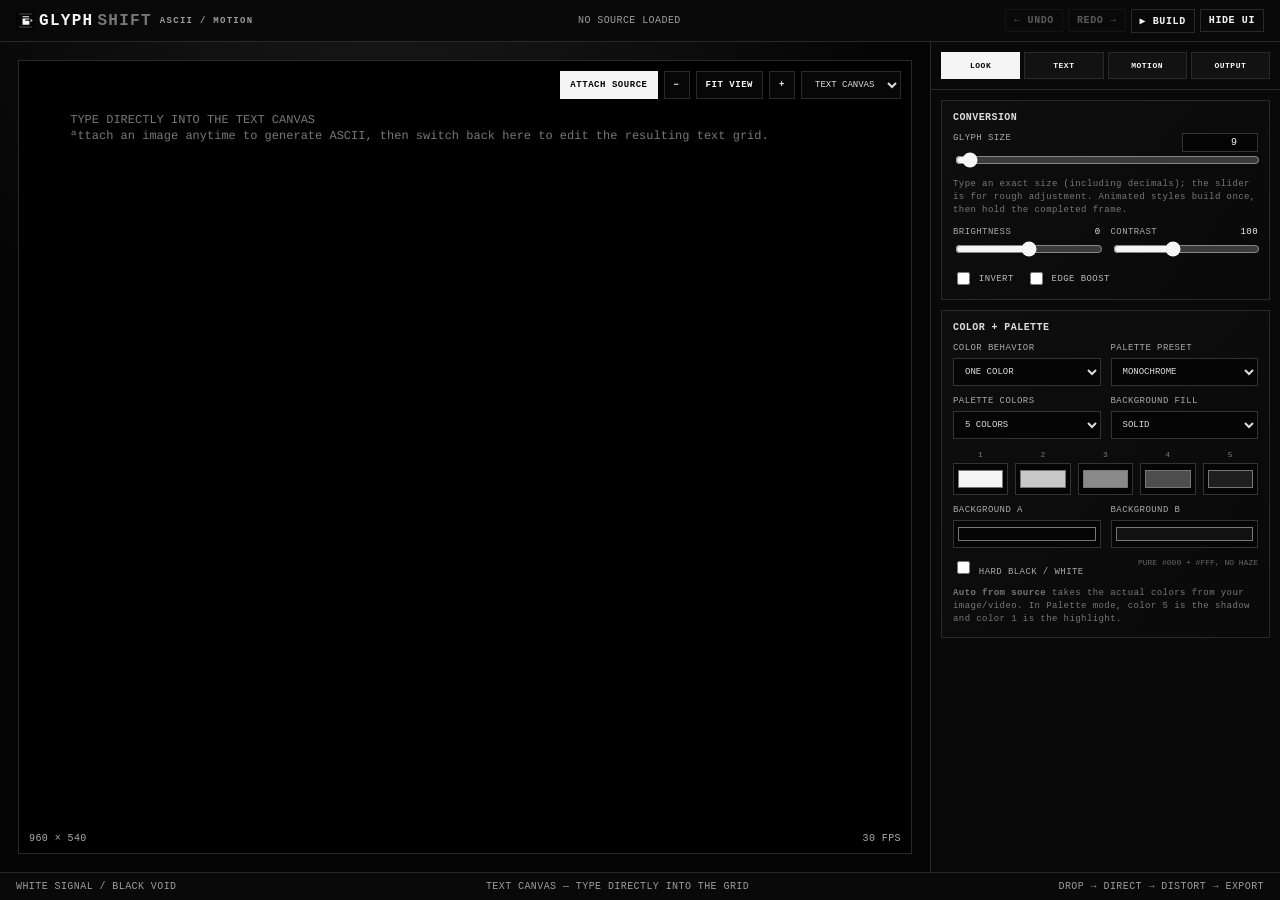
<file: index.html>
<!doctype html>
<html lang="en">
  <head>
    <meta charset="utf-8" />
    <meta name="viewport" content="width=device-width, initial-scale=1" />
    <meta name="theme-color" content="#050505" />
    <meta name="description" content="GLYPHSHIFT — local-first ASCII, text, pattern and motion design." />
    <link rel="icon" href="assets/icons/glyphshift-favicon.svg" type="image/svg+xml" />
    <link rel="apple-touch-icon" href="assets/icons/glyphshift-mark.svg" />
    <link rel="manifest" href="site.webmanifest" />
    <title>GLYPHSHIFT — ASCII MOTION TOOL</title>
    <link rel="stylesheet" href="styles.css" />
  </head>
  <body>
    <header class="topbar">
      <div class="brand"><img src="assets/icons/glyphshift-favicon.svg" alt="" />GLYPH<span>SHIFT</span> <small>ASCII / MOTION</small></div>
      <div id="source-status" class="status">NO SOURCE LOADED</div>
      <div class="top-actions">
        <button id="undo" class="ghost" title="Undo last edit (Ctrl+Z)">← UNDO</button>
        <button id="redo" class="ghost" title="Redo last edit (Ctrl+Shift+Z)">REDO →</button>
        <button id="header-play" class="ghost" title="Start the current ASCII build from frame one">▶ BUILD</button>
        <button id="toggle-ui" class="ghost" title="Hide control panel">HIDE UI</button>
      </div>
    </header>

    <main>
      <section class="stage-shell">
        <div id="drop-zone" class="drop-zone" tabindex="0" role="application" aria-label="ASCII viewport. Drag to pan and use the mouse wheel to zoom.">
          <div class="stage-toolbar">
            <button id="choose-file" class="primary">ATTACH SOURCE</button>
            <button id="zoom-out" class="ghost" title="Zoom viewport out">−</button>
            <button id="fit-view" class="ghost">FIT VIEW</button>
            <button id="zoom-in" class="ghost" title="Zoom viewport in">+</button>
            <select id="preview-engine" aria-label="Preview renderer"><option value="manual" selected>TEXT CANVAS</option><option value="text">TRUE TEXT</option><option value="canvas">CANVAS</option></select>
          </div>
          <div id="canvas-wrap" class="canvas-wrap"><canvas id="output" width="960" height="540"></canvas><pre id="live-text" class="live-text" contenteditable="true" spellcheck="false" role="textbox" aria-multiline="true" aria-label="Editable ASCII text canvas"></pre></div>
          <div id="empty-state" class="empty-state" hidden>
            <div class="crosshair">+</div>
            <strong>ATTACH A SOURCE</strong>
            <span>IMAGE · GIF · MP4 · WEBM · MOV*</span>
            <small>Use the Attach Source button. Once loaded: drag to pan, mouse-wheel to zoom.</small>
          </div>
          <div class="stage-readout"><span id="dimension-readout">960 × 540</span><span id="fps-readout">30 FPS</span></div>
        </div>
        <section id="source-timeline" class="source-timeline" hidden aria-label="Source media timeline">
          <div class="source-timeline-head"><span>SOURCE TIMELINE</span><output id="source-time-readout">0:00 / 0:00</output></div>
          <div class="source-timeline-controls">
            <button id="source-restart" class="ghost" type="button" title="Return source media to the first frame">↺</button>
            <button id="source-play" class="primary" type="button">▶ PLAY SOURCE</button>
            <input id="source-seek" type="range" min="0" max="1" step="0.01" value="0" aria-label="Seek source timeline" />
          </div>
          <p id="source-timeline-note" class="source-timeline-note">SOURCE IS PAUSED — SCRUB OR PRESS PLAY</p>
        </section>
        <input id="file-input" class="file-input" type="file" accept="image/*,video/*" aria-label="Choose an image, GIF, or video" />
      </section>

      <aside id="controls" class="controls">
        <nav class="control-pages" aria-label="GLYPHSHIFT control pages">
          <button class="is-active" data-control-page="look">LOOK</button><button data-control-page="text">TEXT</button><button data-control-page="motion">MOTION</button><button data-control-page="output">OUTPUT</button>
        </nav>
        <section class="panel" data-page="look">
          <div class="panel-title">CONVERSION</div>
          <label>GLYPH SIZE
            <input id="cell-size-manual" class="inline-number" type="number" min="5" max="180" step="0.1" value="9" inputmode="decimal" aria-label="Exact glyph size" />
            <input id="cell-size" type="range" min="5" max="180" step="0.1" value="9" />
          </label>
          <p class="hint compact-hint">Type an exact size (including decimals); the slider is for rough adjustment. Animated styles build once, then hold the completed frame.</p>
          <div class="two-col">
            <label>BRIGHTNESS <output id="brightness-out">0</output>
              <input id="brightness" type="range" min="-100" max="100" value="0" />
            </label>
            <label>CONTRAST <output id="contrast-out">100</output>
              <input id="contrast" type="range" min="0" max="250" value="100" />
            </label>
          </div>
          <div class="checks">
            <label><input id="invert" type="checkbox" /> INVERT</label>
            <label><input id="edges" type="checkbox" /> EDGE BOOST</label>
          </div>
        </section>

        <section class="panel color-panel" data-page="look">
          <div class="panel-title">COLOR + PALETTE</div>
          <div class="two-col">
            <label>COLOR BEHAVIOR
              <select id="color-mode"><option value="mono" selected>ONE COLOR</option><option value="palette">BRIGHTNESS PALETTE</option><option value="source">AUTO FROM SOURCE</option></select>
            </label>
            <label>PALETTE PRESET
              <select id="palette-preset"><option value="mono" selected>MONOCHROME</option><option value="oni">ONI BLOOD</option><option value="cobalt">COBALT SIGNAL</option><option value="phosphor">PHOSPHOR GREEN</option><option value="amber">AMBER TERMINAL</option><option value="gameboy">GAME BOY</option><option value="thermal">THERMAL</option><option value="source">AUTO SOURCE</option><option value="custom">CUSTOM</option></select>
            </label>
          </div>
          <div class="two-col">
            <label>PALETTE COLORS
              <select id="palette-size"><option value="2">2 COLORS</option><option value="3">3 COLORS</option><option value="4">4 COLORS</option><option value="5" selected>5 COLORS</option></select>
            </label>
            <label>BACKGROUND FILL
              <select id="background-style"><option value="solid" selected>SOLID</option><option value="vertical">VERTICAL GRADIENT</option><option value="radial">RADIAL GLOW</option></select>
            </label>
          </div>
          <div class="palette-grid" aria-label="Palette colors">
            <label title="Color 1"><span>1</span><input id="foreground" type="color" value="#f5f5f5" /></label>
            <label title="Color 2"><span>2</span><input id="palette-2" type="color" value="#c8c8c8" /></label>
            <label title="Color 3"><span>3</span><input id="palette-3" type="color" value="#8a8a8a" /></label>
            <label title="Color 4"><span>4</span><input id="palette-4" type="color" value="#4d4d4d" /></label>
            <label title="Color 5"><span>5</span><input id="palette-5" type="color" value="#1e1e1e" /></label>
          </div>
          <div class="two-col">
            <label>BACKGROUND A <input id="background" type="color" value="#050505" /></label>
            <label>BACKGROUND B <input id="background-2" type="color" value="#111111" /></label>
          </div>
          <label><input id="hard-black-white" type="checkbox" /> HARD BLACK / WHITE <span class="field-note">PURE #000 + #FFF, NO HAZE</span></label>
          <p class="hint"><strong>Auto from source</strong> takes the actual colors from your image/video. In Palette mode, color 5 is the shadow and color 1 is the highlight.</p>
        </section>

        <section class="panel glyph-panel" data-page="text">
          <div class="panel-title">CHARACTER LIBRARY</div>
          <div class="two-col">
            <label>LIBRARY
              <select id="charset-preset"><option value="dense" selected>DENSE ASCII</option><option value="english">ENGLISH A–Z</option><option value="binary">BINARY / TERMINAL</option><option value="blocks">BLOCKS + SHADES</option><option value="katakana">JAPANESE KATAKANA / TERMINAL</option><option value="symbols">SYMBOLS / RUNES</option><option value="custom">CUSTOM RAMP</option></select>
            </label>
            <label>CONTENT MODE <span class="field-note">PASTE TEXT TO AUTO-ENABLE</span>
              <select id="glyph-source"><option value="ramp" selected>BRIGHTNESS RAMP</option><option value="text">TEXT FOUNDATION</option></select>
            </label>
          </div>
          <label>ACTIVE CHARACTER SET
            <input id="charset" type="text" value=" .,:;irsXA253hMHGS#9B&@" spellcheck="false" />
          </label>
        </section>

        <section class="panel glyph-panel" data-page="text">
          <div class="panel-title">SOURCE TEXT <span>OPTIONAL FOUNDATION</span></div>
          <label>LOCKED SENTENCE
            <input id="locked-sentence" type="text" placeholder="Use only this sentence, repeated" spellcheck="false" />
          </label>
          <label>PASTE OR IMPORT TEXT <span id="text-count" class="field-note">0 CHARACTERS</span>
            <textarea id="custom-text" rows="6" placeholder="Paste lyrics, dialogue, a script, a quote, notes, or an entire text file. Text Foundation uses this as the visible material of the image."></textarea>
          </label>
          <div class="text-actions"><button id="import-text" class="ghost">IMPORT .TXT / .MD</button><button id="clear-text" class="ghost">CLEAR TEXT</button></div>
        </section>

        <section class="panel glyph-panel" data-page="text">
          <div class="panel-title">FLOW + REPEAT <span>SUBJECT ORDER</span></div>
          <div class="two-col">
            <label>TEXT LAYOUT <span class="field-note">FLOW STARTS AT TOP</span>
              <select id="text-layout"><option value="flow" selected>TOP → BOTTOM READING FLOW</option><option value="reverse">RIGHT → LEFT FLOW</option><option value="lines">PRESERVE LINES</option><option value="vertical">VERTICAL FLOW</option><option value="spiral">SPIRAL FLOW</option></select>
            </label>
            <label>TEXT REPEAT <output id="text-scale-out">1</output>
              <input id="text-scale" type="range" min="1" max="8" step="1" value="1" />
            </label>
          </div>
          <div class="two-col">
            <label>TEXT / RAMP BLEND <output id="text-blend-out">100</output>
              <input id="text-blend" type="range" min="0" max="100" value="100" />
            </label>
            <label><input id="lock-sentence" type="checkbox" /> LOCK ONE SENTENCE</label>
          </div>
          <label><input id="no-text-repeat" type="checkbox" /> USE SUPPLIED TEXT ONCE <span class="field-note">THEN LEAVE REMAINING CELLS BLANK</span></label>
          <p class="hint">Flow advances only through visible subject cells. Text Repeat changes character advancement; it never changes physical glyph size.</p>
        </section>

        <section class="panel glyph-panel" data-page="text">
          <div class="panel-title">COLOR PASSES <span>CANVAS PREVIEW</span></div>
          <label><input id="text-highlight-enabled" type="checkbox" /> KEEP CHOSEN WORDS COLORED</label>
          <div class="two-col">
            <label>WORDS / PHRASES <span class="field-note">COMMA-SEPARATED</span><input id="text-highlight-words" type="text" placeholder="death, memory, oni" spellcheck="false" /></label>
            <label>WORD COLOR <input id="text-highlight-color" type="color" value="#ef4035" /></label>
          </div>
          <label><input id="text-first-pass-enabled" type="checkbox" /> COLOR THE FIRST FULL PASS OF IMPORTED TEXT</label>
          <div class="two-col">
            <label>FIRST-PASS COLOR <input id="text-first-pass-color" type="color" value="#ef4035" /></label>
            <label class="flow-offset-label">FIRST-PASS ANCHOR <span class="field-note">SUBJECT %</span>
              <span class="flow-offsets"><span>X<input id="text-start-x" type="number" min="0" max="100" step="1" value="0" inputmode="numeric" aria-label="First text pass horizontal anchor percentage" /></span><span>Y<input id="text-start-y" type="number" min="0" max="100" step="1" value="0" inputmode="numeric" aria-label="First text pass vertical anchor percentage" /></span></span>
            </label>
          </div>
          <div class="anchor-nudges" aria-label="Nudge first-pass anchor"><button type="button" data-anchor-x="-5">← LEFT</button><button type="button" data-anchor-y="-5">↑ UP</button><button type="button" data-anchor-y="5">↓ DOWN</button><button type="button" data-anchor-x="5">RIGHT →</button></div>
          <p class="hint">0 / 0 means the top-left of the visible subject; 50 / 50 is its center; 100 / 100 is lower-right. The anchor snaps to a real glyph, so the colored first pass visibly starts there. Text before it becomes repeated buffer text. Top → Bottom Flow only.</p>
        </section>

        <section class="panel glyph-panel" data-page="text">
          <div class="panel-title">TEXT TOOLS <span>CLEAN + SAVE</span></div>
          <label>BOLD WORDS <span class="field-note">SEPARATE WITH COMMAS</span><input id="bold-words" type="text" placeholder="oni, signal, memory" spellcheck="false" /></label>
          <div class="two-col"><label>FIND <input id="find-text" type="text" spellcheck="false" /></label><label>REPLACE <input id="replace-text" type="text" spellcheck="false" /></label></div>
          <div class="text-actions"><button id="clean-text" class="ghost">SEARCH / REPLACE</button><button id="save-text-preset" class="ghost">SAVE TEXT PRESET</button></div>
          <button id="load-text-preset" class="ghost full">LOAD SAVED TEXT PRESET</button>
          <input id="text-file-input" class="file-input" type="file" accept="text/plain,.txt,.md,.csv" multiple aria-label="Import text files" />
          <p class="hint">Text Foundation can use a few words or an entire document. Character Library chooses the symbols; these tools only shape the supplied text.</p>
        </section>

        <section class="panel" data-page="motion">
          <div class="panel-title">MOTION + SIGNAL</div>
          <div class="two-col">
            <label>SWEEP
              <select id="direction"><option value="left" selected>LEFT → RIGHT</option><option value="right">RIGHT → LEFT</option><option value="top">TOP → BOTTOM</option><option value="bottom">BOTTOM → TOP</option><option value="random">PIXEL SORT</option></select>
            </label>
            <p class="hint compact-hint">Frame rate and duration live in Output, where they belong.</p>
          </div>
          <div class="two-col">
            <label>GLITCH <output id="glitch-out">0</output>
              <input id="glitch" type="range" min="0" max="100" value="0" />
            </label>
            <label>SCANLINES <output id="scanlines-out">0</output>
              <input id="scanlines" type="range" min="0" max="100" value="0" />
            </label>
          </div>
          <div class="two-col">
            <label>PROCEDURAL OVERLAY
              <select id="effect"><option value="none" selected>NONE</option><option value="rain">TERMINAL RAIN</option><option value="particles">PARTICLE FIELD</option><option value="waveform">WAVEFORM</option><option value="orb">ASCII ORB</option></select>
            </label>
            <label>OVERLAY POWER <output id="effect-power-out">0</output>
              <input id="effect-power" type="range" min="0" max="100" value="0" />
            </label>
          </div>
        </section>

        <section class="panel" data-page="motion">
          <div class="panel-title">PATTERN + BORDER <span>ORIGINAL PROCEDURAL GLYPHS</span></div>
          <div class="two-col">
            <label>PATTERN
              <select id="pattern"><option value="none" selected>NONE</option><option value="hatch">HATCH</option><option value="wave">WAVE</option><option value="cross">CROSS-STITCH</option><option value="maze">MAZE</option><option value="checker">CHECKER</option><option value="custom">CUSTOM TILE</option></select>
            </label>
            <label>PATTERN USE
              <select id="pattern-target"><option value="background">BACKGROUND</option><option value="fill" selected>TEXT FILL</option><option value="both">BACKGROUND + FILL</option></select>
            </label>
          </div>
          <label>CUSTOM PATTERN TILE
            <input id="pattern-tile" type="text" value="░▒▓█" maxlength="80" spellcheck="false" />
          </label>
          <div class="two-col">
            <label>BORDER
              <select id="border-style"><option value="none" selected>NONE</option><option value="single">SINGLE BOX</option><option value="double">DOUBLE BOX</option><option value="corners">HEAVY CORNERS</option><option value="wave">WAVE EDGE</option><option value="terminal">TERMINAL FRAME</option></select>
            </label>
            <label>BORDER MOTION
              <select id="border-motion"><option value="still" selected>STILL</option><option value="draw">DRAW WITH BUILD</option><option value="distort">DISTORT WITH BUILD</option></select>
            </label>
          </div>
          <div class="two-col">
            <label>DIVIDER
              <select id="divider"><option value="none" selected>NONE</option><option value="dots">DOTS</option><option value="cross">CROSS</option><option value="wave">WAVE</option><option value="maze">MAZE</option></select>
            </label>
            <label>ORNAMENT SAFE AREA <output id="safe-area-out">5</output>
              <input id="safe-area" type="range" min="0" max="20" value="5" />
            </label>
          </div>
          <p class="hint">Patterns can sit behind the mask, replace visible glyphs as the fill, or do both. They are clean original procedural tiles—made for use and copy/paste, not scraped artwork.</p>
        </section>

        <section class="panel" data-page="motion">
          <div class="panel-title">POSTER COMPOSER <span>OPTIONAL</span></div>
          <label><input id="poster-mode" type="checkbox" /> POSTER MODE — TITLE / IMAGE / FOOTER</label>
          <div class="two-col">
            <label>TITLE <input id="poster-title" type="text" placeholder="TITLE" spellcheck="false" /></label>
            <label>FOOTER <input id="poster-footer" type="text" placeholder="// FOOTER" spellcheck="false" /></label>
          </div>
        </section>

        <section class="panel transport-panel" data-page="output">
          <div class="panel-title">OUTPUT</div>
          <div class="transport">
            <button id="play" class="primary">▶ BUILD</button>
            <button id="restart" class="ghost">↺ BUILD</button>
            <button id="snapshot" class="ghost">PNG FRAME</button>
          </div>
          <div class="panel-subtitle">TIMELINE <span>SECONDS</span></div>
          <div class="timeline-grid">
            <label>START HOLD
              <span class="number-stepper"><button type="button" data-timing-adjust="start-hold" data-delta="-0.1" aria-label="Reduce start hold">−</button><input id="start-hold" type="number" min="0" max="30" step="0.1" value="1" inputmode="decimal" /><button type="button" data-timing-adjust="start-hold" data-delta="0.1" aria-label="Increase start hold">+</button></span>
            </label>
            <label>BUILD TIME
              <span class="number-stepper"><button type="button" data-timing-adjust="duration" data-delta="-0.1" aria-label="Reduce build time">−</button><input id="duration" type="number" min="0.1" max="60" step="0.1" value="3.5" inputmode="decimal" /><button type="button" data-timing-adjust="duration" data-delta="0.1" aria-label="Increase build time">+</button></span>
            </label>
            <label>END HOLD
              <span class="number-stepper"><button type="button" data-timing-adjust="end-hold" data-delta="-0.1" aria-label="Reduce end hold">−</button><input id="end-hold" type="number" min="0" max="30" step="0.1" value="5" inputmode="decimal" /><button type="button" data-timing-adjust="end-hold" data-delta="0.1" aria-label="Increase end hold">+</button></span>
            </label>
          </div>
          <p class="hint compact-hint">Each animation holds the start frame, performs the build, then holds the final frame. Type exact values or use ± for 0.1-second moves.</p>
          <div class="copyable-ascii">
            <div class="panel-title">COPYABLE TEXT ART <span>ACTUAL MONOSPACE CHARACTERS</span></div>
            <div class="text-actions"><button id="generate-ascii" class="ghost">GENERATE CURRENT FRAME</button><button id="copy-ascii" class="ghost">COPY TEXT</button></div>
            <div class="two-col">
              <label>COLUMN WIDTH <select id="ascii-columns"><option value="source" selected>SOURCE GRID</option><option value="40">40 — DISCORD</option><option value="80">80 — TERMINAL</option><option value="120">120 — WIDE</option></select></label>
              <label><input id="ascii-border" type="checkbox" /> INCLUDE BORDER</label>
            </div>
            <div class="text-actions"><button id="download-ascii" class="ghost">DOWNLOAD .TXT</button><button id="download-html" class="ghost">HTML &lt;PRE&gt;</button></div>
            <div class="text-actions"><button id="download-md" class="ghost">MARKDOWN</button><button id="download-ansi" class="ghost">ANSI .TXT</button></div>
            <textarea id="ascii-export" rows="8" readonly spellcheck="false" placeholder="Generate a frame to get literal copy-pasteable text art here."></textarea>
            <p class="hint">Use Dense ASCII, English, or Binary for strict 7-bit ASCII. Other libraries are still copyable text art, but may use Unicode characters.</p>
          </div>
          <div class="panel-subtitle">BUILD STYLE</div>
          <label>BUILD STYLE
            <select id="mode">
              <option value="direct" selected>DIRECT ASCII — STILL</option>
              <option value="decode">GLYPH SCATTER</option>
              <option value="line-printer">LINE PRINTER</option>
              <option value="threshold-flood">THRESHOLD FLOOD / BRIGHTS FIRST</option>
              <option value="coarse-mosaic">COARSE MOSAIC / GRID HALVES</option>
              <option value="horizontal-sync">HORIZONTAL SYNC</option>
              <option value="terminal-rain">VERTICAL TERMINAL RAIN</option>
              <option value="edge-skeleton">EDGE SKELETON</option>
              <option value="word-reveal">WORD REVEAL</option>
              <option value="text-typewriter">TEXT TYPEWRITER / RED → WHITE</option>
              <option value="compression-decode">COMPRESSION DECODE</option>
              <option value="corruption-repair">CORRUPTION REPAIR</option>
              <option value="radial-assembly">RADIAL ASSEMBLY / CENTER OUT</option>
              <option value="diagonal-wipe">DIAGONAL WIPE / TOP LEFT</option>
              <option value="iterative-draft">ITERATIVE DRAFT / BLOCK → DETAIL</option>
              <option value="glyph-build">GLYPH COLLAPSE / LARGE → SET SIZE</option>
              <option value="pixel-sort">PIXEL-SORT REVEAL</option>
              <option value="scanline">SCANLINE DEVELOP</option>
              <option value="edge">EDGE-FIRST</option>
              <option value="terminal">TERMINAL RESOLVE</option>
              <optgroup label="30 NEW BUILD MODES">
                <option value="center-spark">CENTER SPARK / NEAREST FIRST</option>
                <option value="corner-spiral">CORNER SPIRAL / WRAP IN</option>
                <option value="checker-lock">CHECKER LOCK / ALTERNATING CELLS</option>
                <option value="diamond-wave">DIAMOND WAVE / MANHATTAN RINGS</option>
                <option value="shutter-scan">SHUTTER SCAN / OPENING SLITS</option>
                <option value="noise-dissolve">NOISE DISSOLVE / ORGANIC GRAIN</option>
                <option value="orbit-scan">ORBIT SCAN / ANGULAR SWEEP</option>
                <option value="gravity-drop">GRAVITY DROP / TOP HEAVY</option>
                <option value="gravity-rise">GRAVITY RISE / BOTTOM HEAVY</option>
                <option value="band-sweep">BAND SWEEP / MOVING STRIPES</option>
                <option value="contour-bands">CONTOUR BANDS / LUMINANCE STEPS</option>
                <option value="luma-stairs">LUMA STAIRS / SHADOWS FIRST</option>
                <option value="inverse-luma">INVERSE LUMA / HIGHLIGHTS FIRST</option>
                <option value="halftone-resolve">HALFTONE RESOLVE / DOT FIELD</option>
                <option value="vein-grow">VEIN GROW / BRANCHING PATHS</option>
                <option value="island-merge">ISLAND MERGE / CLUSTERS JOIN</option>
                <option value="mirror-fold">MIRROR FOLD / OUTER HALVES</option>
                <option value="quadrant-lock">QUADRANT LOCK / FOUR PASSES</option>
                <option value="binary-search">BINARY SEARCH / LARGE TO SMALL</option>
                <option value="signal-jam">SIGNAL JAM / INTERFERENCE CLEAR</option>
                <option value="raster-scrub">RASTER SCRUB / BOUNCING BEAM</option>
                <option value="barcode-scan">BARCODE SCAN / VERTICAL COLUMNS</option>
                <option value="staggered-rows">STAGGERED ROWS / CASCADE</option>
                <option value="staggered-columns">STAGGERED COLUMNS / CASCADE</option>
                <option value="diagonal-cross">DIAGONAL CROSS / X AXES</option>
                <option value="wavefront">WAVEFRONT / SINE CREST</option>
                <option value="morse-pulse">MORSE PULSE / RHYTHMIC CELLS</option>
                <option value="character-swap">CHARACTER SWAP / WRONG TO TRUE</option>
                <option value="film-develop">FILM DEVELOP / CHEMICAL BLOOM</option>
                <option value="scan-converge">SCAN CONVERGE / TWO BEAMS</option>
              </optgroup>
            </select>
          </label>
          <div class="panel-subtitle">DELIVERY</div>
          <div class="two-col">
            <label>ASPECT RATIO
              <select id="aspect-ratio"><option value="source" selected>SOURCE RATIO</option><option value="16:9">16:9 WIDESCREEN</option><option value="9:16">9:16 VERTICAL</option><option value="1:1">1:1 SQUARE</option><option value="4:5">4:5 PORTRAIT</option><option value="4:3">4:3 CLASSIC</option><option value="3:2">3:2 PHOTO</option></select>
            </label>
            <label>LONG EDGE
              <select id="output-resolution"><option value="native" selected>SOURCE NATIVE</option><option value="720">720 PX</option><option value="1080">1080 PX</option><option value="1440">1440 PX</option><option value="1920">1920 PX</option><option value="2160">2160 PX</option><option value="3840">3840 PX / 4K</option><option value="custom">CUSTOM</option></select>
            </label>
          </div>
          <div class="two-col">
            <label>CUSTOM LONG EDGE
              <input id="custom-resolution" type="number" min="64" step="1" value="1080" inputmode="numeric" />
            </label>
            <label>RENDER FPS
              <select id="fps"><option value="6">6 — EXTREMELY CHUNKY</option><option value="8">8 — CHUNKY</option><option value="12">12 — PSX</option><option value="15">15</option><option value="24">24</option><option value="30" selected>30</option><option value="60">60</option></select>
            </label>
          </div>
          <div class="two-col">
            <label>SIZE MULTIPLIER <output id="output-scale-out">100%</output>
              <input id="output-scale" type="range" min="25" max="200" step="5" value="100" />
            </label>
            <p class="hint compact-hint">Timeline is above; FPS controls how chunky each of those timing phases feels.</p>
          </div>
          <div class="panel-subtitle">BUILD SOUND</div>
          <div class="audio-row">
            <label>SOUND
              <select id="resolve-sound">
                <option value="none">NONE / SILENT</option>
                <option value="classic" selected>CLASSIC TICK / EACH BUILD STEP</option>
                <option value="algorithmic">DATA TEXTURE / AMBIENT LAYERS</option>
              </select>
            </label>
            <label>LEVEL <output id="audio-level-out">55</output><input id="audio-level" type="range" min="0" max="100" value="55" /></label>
          </div>
          <label>CLASSIC TICK VOICE
            <select id="tick-voice">
              <option value="classic" selected>01 — CLASSIC RESOLVE</option>
              <option value="heap">02 — HEAP CLACK</option>
              <option value="cache">03 — CACHE MISS</option>
              <option value="leak">04 — MEMORY LEAK</option>
              <option value="relay">05 — RELAY SNAP</option>
              <option value="ceramic">06 — CERAMIC BIT</option>
              <option value="needle">07 — NEEDLE PING</option>
              <option value="drive">08 — DRIVE SEEK</option>
              <option value="vending">09 — VENDING TICK</option>
              <option value="concrete">10 — CONCRETE CLACK</option>
              <option value="subbolt">11 — SUB BOLT</option>
              <option value="iron">12 — IRON TICK</option>
              <option value="piston">13 — PISTON CLACK</option>
              <option value="bunker">14 — BUNKER THUD</option>
            </select>
          </label>
          <div class="checks"><label><input id="mute-first-tick" type="checkbox" /> MUTE FIRST TICK</label><label><input id="mute-final-tick" type="checkbox" /> MUTE END-LOCK</label></div>
          <button id="record" class="record">● EXPORT BUILD (WEBM)</button>
          <p id="export-note" class="hint">Classic Tick fires once per rendered build step—set 6–12 FPS for deliberately chunky arrivals. Data Texture is optional ambient sound, not combined with Classic. The frame holds after the build; export captures the one-shot build.</p>
        </section>
      </aside>
    </main>

    <footer><span>WHITE SIGNAL / BLACK VOID</span><span id="transport-status">READY</span><span>DROP → DIRECT → DISTORT → EXPORT</span></footer>
    <script src="app.js"></script>
  </body>
</html>
</file>
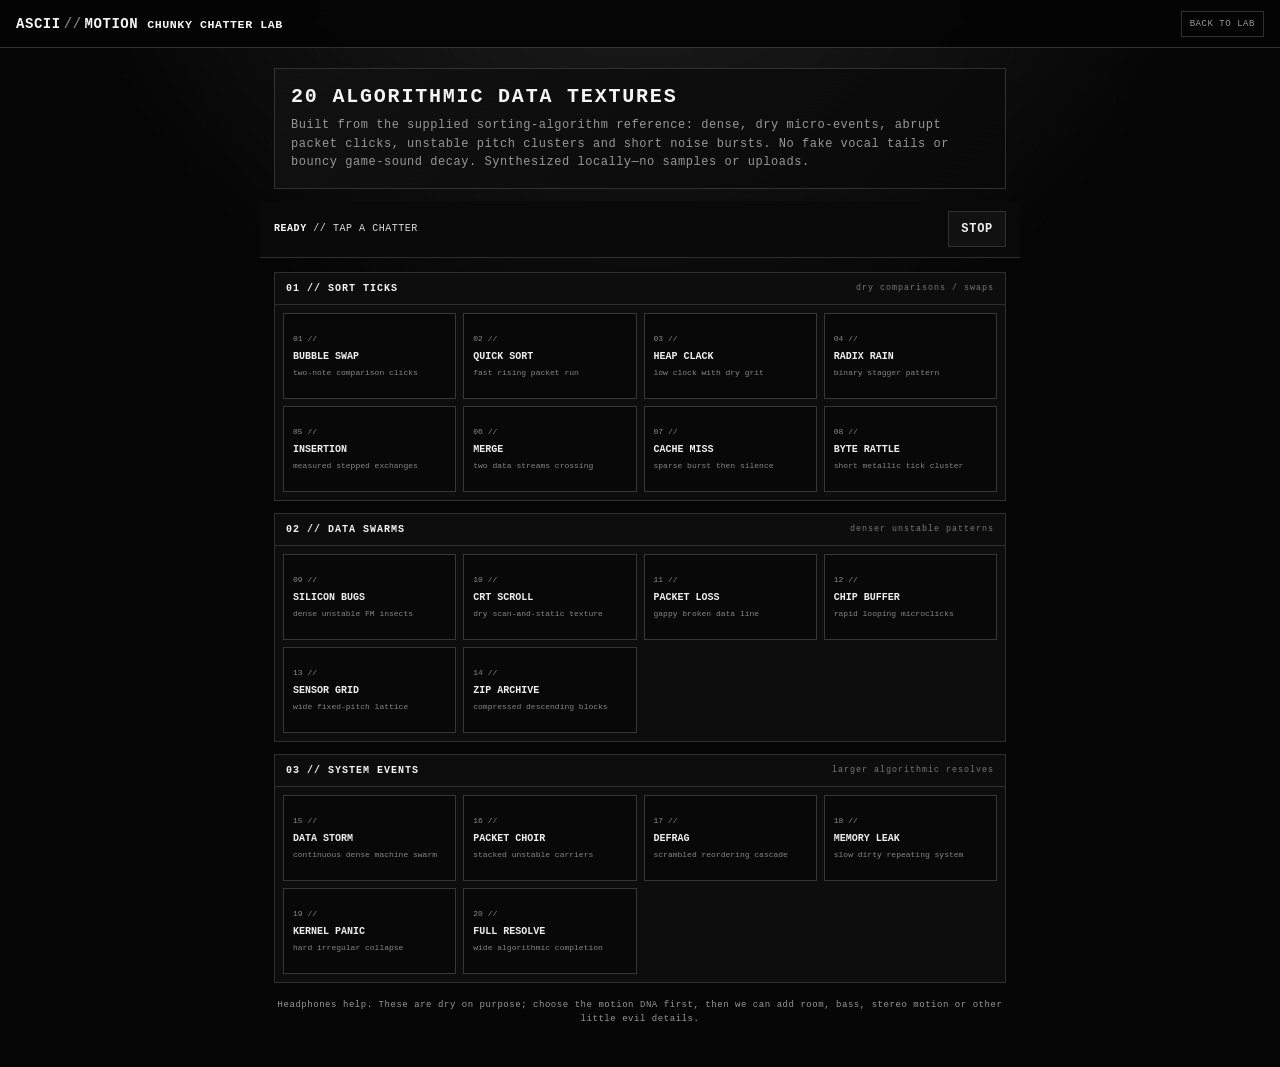
<file: sound-lab.html>
<!doctype html>
<html lang="en">
  <head>
    <meta charset="utf-8" />
    <meta name="viewport" content="width=device-width, initial-scale=1" />
    <meta name="theme-color" content="#050505" />
    <title>GLYPHSHIFT — Chunky Chatter</title>
    <style>
      :root { --bg:#050505; --panel:#0d0d0d; --line:#303030; --ink:#f5f5f5; --muted:#979797; }
      * { box-sizing:border-box; } body { margin:0; min-height:100vh; background:radial-gradient(circle at 50% -20%,#252525 0,#050505 42%); color:var(--ink); font:12px Consolas,"Courier New",monospace; letter-spacing:.045em; }
      header { position:sticky; top:0; z-index:5; display:flex; justify-content:space-between; align-items:center; min-height:48px; padding:0 16px; border-bottom:1px solid var(--line); background:rgba(5,5,5,.94); backdrop-filter:blur(10px); }
      .brand { font-weight:900; font-size:14px; }.brand span { color:#777; margin:0 3px; }.back { color:var(--muted); font-size:9px; text-decoration:none; border:1px solid var(--line); padding:7px 8px; }
      main { width:min(760px,100%); margin:auto; padding:20px 14px 40px; }.intro { border:1px solid var(--line); background:linear-gradient(135deg,#111,#090909); padding:16px; margin-bottom:12px; } h1 { margin:0 0 8px; font-size:20px; letter-spacing:.09em; } p { color:var(--muted); margin:0; line-height:1.55; }
      .now { position:sticky; top:48px; z-index:4; display:flex; align-items:center; gap:10px; margin:0 -14px 14px; padding:10px 14px; border-bottom:1px solid var(--line); background:#090909; } #status { flex:1; color:#ddd; font-size:10px; } #status b { color:#fff; }.stop { min-height:36px; border:1px solid var(--line); background:#111; color:#eee; font:inherit; font-weight:700; letter-spacing:.06em; padding:0 12px; }
      .category { border:1px solid var(--line); background:var(--panel); margin:12px 0; }.category h2 { display:flex; justify-content:space-between; margin:0; padding:10px 11px; border-bottom:1px solid var(--line); font-size:10px; letter-spacing:.1em; }.category h2 small { color:#777; font-weight:400; }.grid { display:grid; grid-template-columns:repeat(4,1fr); gap:7px; padding:8px; }
      .sound { min-height:86px; text-align:left; border:1px solid #363636; background:#080808; color:#eee; padding:9px; font:inherit; cursor:pointer; }.sound:hover,.sound:focus-visible { border-color:#f5f5f5; outline:0; }.sound.active { background:#f5f5f5; color:#050505; border-color:#f5f5f5; }.sound code,.sound span { display:block; }.sound code { color:#898989; font-size:8px; margin-bottom:8px; }.sound.active code { color:#555; }.sound span { font-size:10px; font-weight:700; line-height:1.2; }.sound small { display:block; margin-top:5px; color:#858585; font-size:8px; letter-spacing:0; line-height:1.25; }.sound.active small { color:#444; }.note { margin-top:16px; font-size:9px; text-align:center; }
      @media (max-width:560px) { header { padding:0 12px; }.brand { font-size:12px; } main { padding:14px 10px 28px; }.intro { padding:14px; } h1 { font-size:17px; }.now { margin:0 -10px 12px; padding:9px 10px; }.grid { grid-template-columns:repeat(2,1fr); gap:8px; }.sound { min-height:94px; padding:11px; }.category { margin:10px 0; } }
    </style>
  </head>
  <body>
    <header><div class="brand">ASCII<span>//</span>MOTION <small>CHUNKY CHATTER LAB</small></div><a class="back" href="./">BACK TO LAB</a></header>
    <main>
      <section class="intro"><h1>20 ALGORITHMIC DATA TEXTURES</h1><p>Built from the supplied sorting-algorithm reference: dense, dry micro-events, abrupt packet clicks, unstable pitch clusters and short noise bursts. No fake vocal tails or bouncy game-sound decay. Synthesized locally—no samples or uploads.</p></section>
      <div class="now"><div id="status"><b>READY</b> // TAP A CHATTER</div><button class="stop" id="stop" type="button">STOP</button></div>
      <section class="category"><h2>01 // SORT TICKS <small>dry comparisons / swaps</small></h2><div class="grid" id="ticks"></div></section>
      <section class="category"><h2>02 // DATA SWARMS <small>denser unstable patterns</small></h2><div class="grid" id="swarms"></div></section>
      <section class="category"><h2>03 // SYSTEM EVENTS <small>larger algorithmic resolves</small></h2><div class="grid" id="events"></div></section>
      <p class="note">Headphones help. These are dry on purpose; choose the motion DNA first, then we can add room, bass, stereo motion or other little evil details.</p>
    </main>
    <script>
      const sounds = [
        ["01","BUBBLE SWAP","two-note comparison clicks","ticks","algoBubbleSwap"],["02","QUICK SORT","fast rising packet run","ticks","algoQuickSort"],["03","HEAP CLACK","low clock with dry grit","ticks","algoHeapClack"],["04","RADIX RAIN","binary stagger pattern","ticks","algoRadixRain"],
        ["05","INSERTION","measured stepped exchanges","ticks","algoInsertion"],["06","MERGE","two data streams crossing","ticks","algoMerge"],["07","CACHE MISS","sparse burst then silence","ticks","algoCacheMiss"],["08","BYTE RATTLE","short metallic tick cluster","ticks","algoByteRattle"],
        ["09","SILICON BUGS","dense unstable FM insects","swarms","algoSiliconBugs"],["10","CRT SCROLL","dry scan-and-static texture","swarms","algoCrtScroll"],["11","PACKET LOSS","gappy broken data line","swarms","algoPacketLoss"],["12","CHIP BUFFER","rapid looping microclicks","swarms","algoChipBuffer"],
        ["13","SENSOR GRID","wide fixed-pitch lattice","swarms","algoSensorGrid"],["14","ZIP ARCHIVE","compressed descending blocks","swarms","algoZipArchive"],
        ["15","DATA STORM","continuous dense machine swarm","events","algoDataStorm"],["16","PACKET CHOIR","stacked unstable carriers","events","algoPacketChoir"],["17","DEFRAG","scrambled reordering cascade","events","algoDefrag"],["18","MEMORY LEAK","slow dirty repeating system","events","algoMemoryLeak"],
        ["19","KERNEL PANIC","hard irregular collapse","events","algoKernelPanic"],["20","FULL RESOLVE","wide algorithmic completion","events","algoFullResolve"]
      ];
      for (const [id,name,desc,group,fn] of sounds) document.getElementById(group).insertAdjacentHTML("beforeend", `<button class="sound" type="button" data-fn="${fn}" data-id="${id}" data-name="${name}"><code>${id} //</code><span>${name}</span><small>${desc}</small></button>`);
      let audio, master, active=[];
      function engine(){ if(!audio){ audio=new (window.AudioContext||window.webkitAudioContext)(); master=audio.createGain(); master.gain.value=.42; master.connect(audio.destination); } return audio.resume(); }
      function track(...nodes){ active.push(...nodes); return nodes; }
      function stop(){ active.forEach(node=>{ try { node.stop?.(); node.disconnect?.(); } catch {} }); active=[]; document.querySelectorAll(".sound").forEach(b=>b.classList.remove("active")); document.getElementById("status").innerHTML="<b>READY</b> // TAP A CHATTER"; }
      function envelope(output,start,duration,level=.11,attack=.007){ const gain=audio.createGain(); gain.gain.setValueAtTime(.0001,start); gain.gain.exponentialRampToValueAtTime(level,start+attack); gain.gain.exponentialRampToValueAtTime(.0001,start+duration); output.connect(gain); gain.connect(master); track(gain); }
      function hardGate(output,start,duration,level=.1,attack=.003,release=.006){ const gain=audio.createGain(), end=start+duration; gain.gain.setValueAtTime(0,start); gain.gain.linearRampToValueAtTime(level,start+attack); gain.gain.setValueAtTime(level,Math.max(start+attack,end-release)); gain.gain.linearRampToValueAtTime(0,end); output.connect(gain); gain.connect(master); track(gain); }
      function hardTone(type,freq,start,duration,level=.1,opts={}){ const osc=audio.createOscillator(), filter=audio.createBiquadFilter(); osc.type=type; osc.frequency.setValueAtTime(freq,start); if(opts.endFreq) osc.frequency.linearRampToValueAtTime(opts.endFreq,start+duration); filter.type=opts.filterType||"lowpass"; filter.frequency.setValueAtTime(opts.filter||1800,start); filter.Q.value=opts.q||1; osc.connect(filter); hardGate(filter,start,duration,level,opts.attack||.003,opts.release||.006); osc.start(start); osc.stop(start+duration+.01); track(osc,filter); }
      function hardNoise(start,duration,level=.05,opts={}){ const buf=audio.createBuffer(1,Math.max(1,Math.ceil(audio.sampleRate*duration)),audio.sampleRate), data=buf.getChannelData(0); let seed=opts.seed||7; for(let i=0;i<data.length;i++){ seed=(seed*48271)%2147483647; data[i]=(seed/2147483647)*2-1; } const src=audio.createBufferSource(), filter=audio.createBiquadFilter(); src.buffer=buf; filter.type=opts.type||"bandpass"; filter.frequency.value=opts.freq||1200; filter.Q.value=opts.q||3; src.connect(filter); hardGate(filter,start,duration,level,opts.attack||.002,opts.release||.004); src.start(start); src.stop(start+duration+.01); track(src,filter); }
      function hardFormant(start,duration,pitch,formants,level=.1,opts={}){ const osc=audio.createOscillator(); osc.type=opts.type||"square"; osc.frequency.setValueAtTime(pitch,start); if(opts.endFreq) osc.frequency.linearRampToValueAtTime(opts.endFreq,start+duration); for(const freq of formants){ const filter=audio.createBiquadFilter(), mix=audio.createGain(); filter.type="bandpass"; filter.frequency.value=freq; filter.Q.value=opts.q||6; mix.gain.value=.24; osc.connect(filter); filter.connect(mix); hardGate(mix,start,duration,level,opts.attack||.004,opts.release||.006); track(filter,mix); } osc.start(start); osc.stop(start+duration+.01); track(osc); }
      function fmBurst(start,duration,carrier,mod,level=.08,opts={}){ const c=audio.createOscillator(), m=audio.createOscillator(), amount=audio.createGain(), filter=audio.createBiquadFilter(); c.type="sine"; m.type="square"; c.frequency.value=carrier; m.frequency.value=mod; amount.gain.value=opts.depth||220; filter.type="bandpass"; filter.frequency.value=opts.filter||1500; filter.Q.value=opts.q||2; m.connect(amount); amount.connect(c.frequency); c.connect(filter); hardGate(filter,start,duration,level,.002,.004); c.start(start); m.start(start); c.stop(start+duration+.01); m.stop(start+duration+.01); track(c,m,amount,filter); }
      function rng(seed){ return ()=>{ seed=(seed*1664525+1013904223)>>>0; return seed/4294967296; }; }
      function packet(t,opts={}){ const random=rng(opts.seed||1), count=opts.count||18, step=opts.step||.025, min=opts.min||180, max=opts.max||1800, length=opts.length||.014, wave=opts.wave||"square"; for(let i=0;i<count;i++){ const d=i*step+(opts.jitter?(random()-.5)*opts.jitter:0), f=min+(max-min)*random(); hardTone(wave,f,t+d,length*(.7+random()*.6),opts.level||.045,{filter:opts.filter||Math.max(700,f*2),q:opts.q||5,release:.001}); if((i%(opts.noiseEvery||4))===0) hardNoise(t+d,length*1.3,opts.noise||.018,{freq:opts.noiseFreq||2400,q:opts.noiseQ||7,seed:(opts.seed||1)+i,release:.001}); } }
      function stepped(t,values,step=.075,opts={}){ values.forEach((f,i)=>{ hardTone(opts.wave||"square",f,t+i*step,opts.length||.027,opts.level||.06,{filter:opts.filter||Math.max(500,f*2),q:opts.q||6,release:.001}); if(opts.grit) hardNoise(t+i*step,.016,opts.grit,{freq:opts.gritFreq||1900,q:8,seed:(opts.seed||1)+i,release:.001}); }); }
      function noise(start,duration,level=.035,freq=2400,seed=17){ const buf=audio.createBuffer(1,Math.max(1,Math.ceil(audio.sampleRate*duration)),audio.sampleRate), data=buf.getChannelData(0); for(let i=0;i<data.length;i++){ seed=(seed*16807)%2147483647; data[i]=((seed/2147483647)*2-1)*(1-i/data.length*.65); } const src=audio.createBufferSource(), filter=audio.createBiquadFilter(); src.buffer=buf; filter.type="bandpass"; filter.frequency.value=freq; filter.Q.value=5; envelope(filter,start,duration,level,.002); src.connect(filter); src.start(start); src.stop(start+duration+.03); track(src,filter); }
      function syllable(start,duration,pitch,formants=[600,1500,2550],opts={}){ const osc=audio.createOscillator(), shaper=audio.createWaveShaper(); osc.type=opts.type||"square"; osc.frequency.setValueAtTime(Math.max(45,pitch),start); osc.frequency.exponentialRampToValueAtTime(Math.max(45,pitch*(opts.slide||.9)),start+duration); const curve=new Float32Array(256); for(let i=0;i<curve.length;i++){ const x=i*2/255-1; curve[i]=Math.tanh(x*(opts.crunch||2.4)); } shaper.curve=curve; shaper.oversample="2x"; for(const freq of formants){ const filter=audio.createBiquadFilter(), mix=audio.createGain(); filter.type="bandpass"; filter.frequency.value=freq; filter.Q.value=opts.q||7; mix.gain.value=.22; shaper.connect(filter); filter.connect(mix); envelope(mix,start,duration,opts.level||.16,opts.attack||.006); track(filter,mix); } osc.connect(shaper); osc.start(start); osc.stop(start+duration+.03); track(osc,shaper); if(opts.noise!==false) noise(start,duration*.68,opts.noiseLevel||.024,opts.noiseFreq||2600,opts.seed||31); }
      function thump(start,duration=.28,freq=80,level=.15,drive=2.5){ const osc=audio.createOscillator(), filter=audio.createBiquadFilter(), shaper=audio.createWaveShaper(), curve=new Float32Array(256); for(let i=0;i<curve.length;i++){ const x=i*2/255-1; curve[i]=Math.tanh(x*drive); } osc.type="sine"; osc.frequency.setValueAtTime(freq*1.75,start); osc.frequency.exponentialRampToValueAtTime(Math.max(36,freq*.76),start+duration); filter.type="lowpass"; filter.frequency.setValueAtTime(680,start); filter.frequency.exponentialRampToValueAtTime(160,start+duration); shaper.curve=curve; shaper.oversample="2x"; osc.connect(filter); filter.connect(shaper); envelope(shaper,start,duration,level,.004); osc.start(start); osc.stop(start+duration+.04); track(osc,filter,shaper); }
      function phrase(t,items,opts={}){ items.forEach((item,i)=>{ const [step,pitch,forms,dur=.08,slide=.88]=item; syllable(t+step,dur,pitch,forms,{...opts,slide,seed:(opts.seed||50)+i}); }); }
      const A=[520,1550,2650], E=[420,2050,2850], I=[300,2300,3000], O=[580,950,2450], U=[360,900,2200];
      const LOW=[260,720,1450], DIRT=[340,980,1800], THICK=[420,1180,2100], BARK=[500,1350,2400];
      const recipes={
        algoBubbleSwap(t){ stepped(t,[280,560,280,560,360,720,360,720],.052,{length:.018,level:.07,filter:1900,grit:.018,seed:401}); },
        algoQuickSort(t){ stepped(t,[180,240,310,390,480,610,760,940,1180,1470],.026,{length:.012,level:.055,filter:2600,grit:.012,seed:402}); },
        algoHeapClack(t){ [0,.105,.21,.315,.42].forEach((d,i)=>{ hardTone("square",[86,132,86,168,112][i],t+d,.038,.1,{filter:520,q:5,release:.001}); hardNoise(t+d,.018,.035,{freq:860,q:7,seed:403+i,release:.001}); }); },
        algoRadixRain(t){ [[0,320],[.038,640],[.076,320],[.114,1280],[.152,320],[.19,640],[.228,320],[.266,1600],[.304,320],[.342,640]].forEach(([d,f],i)=>hardTone("triangle",f,t+d,.014,.05,{filter:2300,q:4,release:.001})); },
        algoInsertion(t){ stepped(t,[220,220,280,280,350,350,440,440,350,510,620],.044,{length:.022,level:.065,filter:1600,grit:.016,seed:404}); },
        algoMerge(t){ [[0,260],[.055,860],[.11,330],[.165,980],[.22,410],[.275,1100],[.33,500],[.385,1240]].forEach(([d,f],i)=>hardTone(i%2?"triangle":"square",f,t+d,.022,.06,{filter:2500,q:6,release:.001})); },
        algoCacheMiss(t){ stepped(t,[230,740,320],.065,{length:.018,level:.07,filter:1900,grit:.025,seed:405}); hardNoise(t+.34,.085,.09,{freq:3100,q:3,seed:406,release:.002}); stepped(t+.47,[180,180],.05,{length:.02,level:.08,filter:850}); },
        algoByteRattle(t){ [0,.021,.047,.079,.108,.15,.177,.213,.255,.29].forEach((d,i)=>hardNoise(t+d,.016,.06,{freq:[700,2400,1450,3200,920][i%5],q:12,seed:407+i,release:.001})); },
        algoSiliconBugs(t){ for(let i=0;i<14;i++){ const d=i*.029; fmBurst(t+d,.018,[620,940,1240,760][i%4],[90,137,211][i%3],.045,{depth:75+i*9,filter:2600,q:8}); } },
        algoCrtScroll(t){ hardNoise(t,.56,.07,{freq:1800,q:1.4,seed:420,attack:.002,release:.006}); for(let i=0;i<9;i++) hardTone("square",360+i*70,t+i*.06,.012,.035,{filter:2100,release:.001}); },
        algoPacketLoss(t){ [[0,420],[.045,720],[.09,1160],[.26,300],[.31,980],[.46,620]].forEach(([d,f],i)=>{ hardTone("square",f,t+d,.017,.065,{filter:2400,q:7,release:.001}); hardNoise(t+d,.011,.02,{freq:2800,q:8,seed:430+i,release:.001}); }); },
        algoChipBuffer(t){ packet(t,{count:27,step:.017,min:300,max:2200,length:.009,level:.038,filter:3000,q:9,noiseEvery:3,noise:.013,noiseFreq:3300,noiseQ:9,seed:440}); },
        algoSensorGrid(t){ [180,290,430,610,880].forEach((f,row)=>{ for(let i=0;i<4;i++) hardTone("triangle",f,t+row*.02+i*.105,.018,.045,{filter:1900,q:5,release:.001}); }); },
        algoZipArchive(t){ stepped(t,[1680,1420,1180,980,820,680,560,460,380,310],.028,{length:.017,level:.06,filter:2700,grit:.02,seed:450}); hardNoise(t+.31,.05,.045,{freq:850,q:2,seed:451,release:.002}); },
        algoDataStorm(t){ packet(t,{count:38,step:.014,min:160,max:2600,length:.008,level:.034,filter:3100,q:7,noiseEvery:2,noise:.015,noiseFreq:2800,seed:460,jitter:.006}); hardNoise(t,.55,.03,{freq:940,q:1.2,seed:461,attack:.01,release:.01}); },
        algoPacketChoir(t){ [220,330,495,740,1110].forEach((f,i)=>{ hardTone(i%2?"triangle":"square",f,t+i*.035,.28,.032,{filter:Math.max(700,f*2),q:5,attack:.012,release:.012}); }); },
        algoDefrag(t){ stepped(t,[720,240,1180,360,940,180,1460,520,820,280,1240],.032,{length:.016,level:.06,filter:2800,grit:.018,seed:470}); },
        algoMemoryLeak(t){ [0,.16,.32,.48].forEach((d,i)=>{ hardTone("sawtooth",[72,75,78,82][i],t+d,.1,.075,{filter:420,q:3,release:.006}); hardNoise(t+d,.065,.03,{freq:510+i*90,q:3,seed:480+i,release:.004}); }); },
        algoKernelPanic(t){ [[0,210],[.033,1240],[.075,460],[.12,1880],[.145,140],[.2,920],[.235,280],[.34,70]].forEach(([d,f],i)=>{ hardTone(i===7?"sawtooth":"square",f,t+d,i===7?.13:.016,i===7?.09:.065,{filter:i===7?360:3000,q:i===7?2:8,release:.001}); if(i%2===0) hardNoise(t+d,.014,.035,{freq:3500,q:5,seed:490+i,release:.001}); }); },
        algoFullResolve(t){ packet(t,{count:21,step:.021,min:220,max:2200,length:.011,level:.04,filter:3000,q:7,noiseEvery:3,noise:.014,noiseFreq:2800,seed:500}); [0,.12,.24,.36].forEach((d,i)=>fmBurst(t+d,.08,[180,310,520,880][i],[45,79,131,211][i],.05,{depth:95,filter:1800,q:4})); hardNoise(t+.45,.12,.06,{freq:1250,q:2,seed:501,release:.008}); },
        staticGargle(t){ [0,.07,.14,.22].forEach((d,i)=>hardNoise(t+d,.055,.075,{freq:360+i*90,q:5,seed:201+i})); hardTone("square",92,t,.28,.07,{filter:540,q:3,release:.002}); },
        subLanguage(t){ [[0,64],[.11,76],[.22,70],[.34,88]].forEach(([d,f],i)=>{ hardFormant(t+d,.085,f,[230,610,1240],.09,{type:"sawtooth",q:4,release:.002}); hardTone("square",f*.5,t+d,.07,.035,{filter:300,release:.002}); }); },
        bitChew(t){ [0,.055,.12,.19,.27].forEach((d,i)=>{ hardTone("square",[170,240,155,300,205][i],t+d,.036,.1,{filter:1450,q:8,release:.001}); hardNoise(t+d,.025,.035,{freq:2150,q:9,seed:210+i,release:.001}); }); },
        walkieMouth(t){ [[0,220,THICK],[.12,285,DIRT],[.22,205,LOW],[.34,330,BARK]].forEach(([d,f,form],i)=>hardFormant(t+d,.09,f,form,.08,{type:"square",q:12,release:.004})); hardNoise(t,.43,.018,{freq:1850,q:16,seed:220,attack:.01,release:.01}); },
        brokenSpeaker(t){ hardTone("sawtooth",76,t,.38,.12,{filter:410,q:2,release:.003}); [0,.095,.19,.285].forEach((d,i)=>hardNoise(t+d,.06,.06,{freq:620+i*120,q:2,seed:230+i})); },
        cableRattle(t){ [0,.045,.105,.18,.255].forEach((d,i)=>{ hardNoise(t+d,.035,.07,{freq:[680,1450,910,1800,750][i],q:12,seed:240+i,release:.001}); hardTone("triangle",[120,310,185,400,145][i],t+d,.027,.04,{filter:1150,release:.001}); }); },
        zipDrive(t){ for(let i=0;i<12;i++){ const d=i*.032; hardTone("square",i%3===0?108:260,t+d,.014,.06,{filter:i%2?2100:660,release:.001}); } },
        hardDriveSigh(t){ hardNoise(t,.5,.1,{freq:260,q:1.2,seed:250,attack:.02,release:.02}); hardNoise(t+.08,.38,.05,{freq:820,q:4,seed:251,attack:.03,release:.02}); hardTone("triangle",110,t,.45,.045,{filter:540,release:.02}); },
        phoneGremlin(t){ [[0,510],[.07,690],[.15,470],[.23,780],[.31,620]].forEach(([d,f],i)=>hardFormant(t+d,.055,f,[580,1450,2450],.065,{q:16,release:.002})); },
        dirtRobot(t){ hardTone("square",145,t,.36,.08,{filter:760,q:7,release:.004}); [[.01,145],[.11,195],[.21,145]].forEach(([d,f],i)=>hardFormant(t+d,.08,f,[330,930,1900],.075,{type:"sawtooth",q:5,release:.002})); },
        subtext(t){ [0,.14,.29,.45].forEach((d,i)=>{ hardTone("sine",[58,64,52,72][i],t+d,.09,.14,{filter:280,release:.003}); hardNoise(t+d,.018,.025,{freq:820,q:8,seed:260+i,release:.001}); }); },
        chipBuffer(t){ [[0,780],[.045,780],[.09,1260],[.135,780],[.21,400],[.255,1260]].forEach(([d,f],i)=>{ fmBurst(t+d,.032,f,f*.37,.055,{depth:110,filter:1800,q:4}); hardNoise(t+d,.018,.03,{freq:2600,q:8,seed:270+i,release:.001}); }); },
        polyTalk(t){ [[0,180,LOW],[.105,280,DIRT],[.205,350,THICK],[.305,240,DIRT]].forEach(([d,f,form])=>hardFormant(t+d,.08,f,form,.075,{type:"triangle",q:7,release:.002})); },
        jammedTape(t){ [0,.09,.18,.27].forEach((d,i)=>{ hardFormant(t+d,.065,225,[420,1080,2050],.075,{type:"sawtooth",q:7,release:.001}); if(i===1||i===3) hardNoise(t+d,.022,.045,{freq:3200,q:4,seed:280+i,release:.001}); }); },
        radioBird(t){ [[0,1180],[.09,720],[.16,1450],[.25,910]].forEach(([d,f],i)=>fmBurst(t+d,.055,f,f*.61,.065,{depth:95,filter:2500,q:10})); },
        garbleStorm(t){ hardNoise(t,.42,.065,{freq:1700,q:2,seed:290,attack:.005,release:.01}); [[0,135],[.05,230],[.12,340],[.19,185],[.29,420]].forEach(([d,f],i)=>hardFormant(t+d,.1,f,i%2?THICK:DIRT,.06,{type:i%2?"square":"sawtooth",q:6,release:.003})); fmBurst(t+.16,.13,310,96,.05,{depth:175,filter:900}); },
        burntModem(t){ fmBurst(t,.14,260,49,.1,{depth:430,filter:960,q:3}); fmBurst(t+.16,.14,540,81,.08,{depth:330,filter:1450,q:4}); hardNoise(t+.31,.08,.055,{freq:2400,q:3,seed:300}); },
        blackBox(t){ hardTone("sine",47,t,.5,.12,{filter:210,release:.025}); [[.04,105,LOW],[.18,160,DIRT],[.32,125,THICK]].forEach(([d,f,form])=>hardFormant(t+d,.11,f,form,.055,{type:"triangle",q:5,release:.004})); },
        dataLung(t){ hardNoise(t,.18,.08,{freq:440,q:1.2,seed:310,attack:.035,release:.01}); hardNoise(t+.22,.28,.1,{freq:750,q:2,seed:311,attack:.04,release:.025}); hardTone("sawtooth",68,t+.23,.2,.06,{filter:360,release:.015}); },
        deadChannel(t){ hardNoise(t,.12,.12,{freq:220,q:1,seed:320,attack:.004,release:.002}); hardTone("square",54,t,.14,.1,{filter:240,release:.002}); [0,.075,.15,.23].forEach((d,i)=>hardNoise(t+d,.035,.06,{freq:[3600,800,2900,510][i],q:6,seed:321+i,release:.001})); hardFormant(t+.17,.16,115,LOW,.08,{type:"sawtooth",q:4,release:.002}); },
        subMumble(t){ thump(t,.42,65,.18,3.4); phrase(t+0.02,[[0,82,LOW,.13,1.16],[.14,106,DIRT,.11,.72],[.27,91,LOW,.12,1.14]],{seed:101,type:"sawtooth",noiseFreq:1000,noiseLevel:.035,crunch:4.2}); },
        gravelGulp(t){ thump(t,.32,88,.16,4); phrase(t+0.025,[[0,108,DIRT,.16,1.42],[.18,76,LOW,.14,.62]],{seed:102,type:"sawtooth",noiseFreq:780,noiseLevel:.055,crunch:5}); },
        bassGoblin(t){ thump(t,.46,58,.2,3.8); phrase(t+0.04,[[0,70,LOW,.16,1.25],[.18,98,THICK,.09,.7],[.29,88,DIRT,.14,1.18]],{seed:103,type:"square",noiseFreq:1200,crunch:4.8}); },
        brokenToad(t){ thump(t,.34,74,.16,3.2); phrase(t+0.01,[[0,86,LOW,.19,1.5],[.205,128,DIRT,.1,.58]],{seed:104,type:"triangle",noiseFreq:900,noiseLevel:.026,crunch:2.4}); },
        chunkThunk(t){ thump(t,.18,72,.22,5); noise(t,.08,.06,660,105); phrase(t+.06,[[0,122,THICK,.09,.62],[.1,96,LOW,.11,1.15]],{seed:105,type:"sawtooth",noiseFreq:1400,crunch:5.4}); },
        mudModem(t){ thump(t,.5,52,.18,2.8); phrase(t+.04,[[0,76,LOW,.17,1.28],[.18,114,DIRT,.12,.7],[.31,92,LOW,.14,1.12]],{seed:106,type:"sawtooth",noiseFreq:690,noiseLevel:.045,crunch:4.7}); },
        lowBitYap(t){ thump(t,.22,94,.14,3.8); phrase(t+.025,[[0,135,THICK,.07,1.25],[.08,116,DIRT,.065,.63],[.15,148,BARK,.07,.72]],{seed:107,noiseFreq:1900,noiseLevel:.045,crunch:5.2}); },
        ashenMouth(t){ thump(t,.44,62,.17,2.5); phrase(t+.05,[[0,92,LOW,.14,1.1],[.15,102,DIRT,.13,.8],[.29,82,LOW,.15,1.15]],{seed:108,type:"triangle",noiseFreq:1300,noiseLevel:.018,crunch:2.2}); },
        crackleBite(t){ phrase(t,[[0,250,DIRT,.1,1.24],[.105,340,BARK,.07,.62],[.18,285,THICK,.09,1.17]],{seed:109,type:"sawtooth",noiseFreq:2100,noiseLevel:.065,crunch:6}); },
        tvBabble(t){ phrase(t,[[0,180,LOW,.12,1.15],[.13,310,THICK,.08,.65],[.22,240,DIRT,.1,1.2],[.33,370,BARK,.075,.7]],{seed:110,type:"square",noiseFreq:1700,noiseLevel:.05,crunch:4.4}); },
        polyGrowl(t){ thump(t,.3,92,.13,4.5); phrase(t+.02,[[0,155,DIRT,.13,1.45],[.14,235,THICK,.1,.56],[.25,178,DIRT,.13,1.2]],{seed:111,type:"sawtooth",noiseFreq:1500,noiseLevel:.045,crunch:6}); },
        bufferBelch(t){ thump(t,.24,78,.16,5); phrase(t+.03,[[0,115,LOW,.1,1.35],[.11,115,LOW,.09,.6],[.21,130,DIRT,.1,.63],[.32,94,LOW,.12,1.12]],{seed:112,type:"sawtooth",noiseFreq:1100,noiseLevel:.06,crunch:5.6}); },
        zipperMouth(t){ phrase(t,[[0,390,BARK,.045,1.3],[.05,255,DIRT,.05,.58],[.106,410,BARK,.045,1.25],[.16,280,THICK,.06,.6],[.225,360,DIRT,.07,.7]],{seed:113,noiseFreq:3300,noiseLevel:.07,crunch:6.4}); },
        nullGiggle(t){ phrase(t,[[0,325,THICK,.07,1.35],[.075,355,THICK,.06,1.25],[.14,405,BARK,.055,1.18],[.205,490,BARK,.1,.58]],{seed:114,noiseFreq:2700,noiseLevel:.045,crunch:4.8}); },
        dataSnarl(t){ thump(t,.5,68,.19,5); phrase(t+.02,[[0,120,LOW,.16,1.5],[.17,248,DIRT,.12,.55],[.3,175,THICK,.16,1.38]],{seed:115,type:"sawtooth",noiseFreq:1400,noiseLevel:.065,crunch:6.5}); },
        squashedSpeech(t){ thump(t,.36,80,.18,5.5); phrase(t+.02,[[0,145,DIRT,.11,1.3],[.12,210,BARK,.07,.55],[.2,145,DIRT,.07,.55],[.28,108,LOW,.18,.7]],{seed:116,type:"square",noiseFreq:1900,noiseLevel:.07,crunch:7}); },
        charcoalChirp(t){ thump(t,.3,72,.13,3.5); phrase(t+.03,[[0,175,DIRT,.1,1.38],[.11,290,BARK,.06,.55],[.18,145,LOW,.13,1.3]],{seed:117,type:"sawtooth",noiseFreq:2700,noiseLevel:.065,crunch:5.3}); },
        bassGlitch(t){ thump(t,.57,49,.22,4); thump(t+.18,.28,74,.12,5); phrase(t+.06,[[0,85,LOW,.13,1.5],[.14,145,DIRT,.08,.54],[.23,104,LOW,.18,1.34]],{seed:118,type:"sawtooth",noiseFreq:1200,noiseLevel:.055,crunch:6}); },
        errorChoir(t){ thump(t,.42,64,.15,3.6); phrase(t+.02,[[0,100,LOW,.16,1.25],[.06,152,DIRT,.13,1.1],[.13,204,THICK,.1,.72],[.22,120,LOW,.17,1.2],[.3,260,BARK,.11,.65]],{seed:119,type:"sawtooth",noiseFreq:2200,noiseLevel:.055,crunch:5.2}); },
        crashLanding(t){ thump(t,.62,48,.24,6.5); noise(t,.16,.085,920,120); phrase(t+.045,[[0,80,LOW,.19,1.55],[.2,165,DIRT,.1,.55],[.31,110,LOW,.18,1.15],[.49,260,BARK,.08,.48]],{seed:120,type:"sawtooth",noiseFreq:1800,noiseLevel:.075,crunch:7.2}); },
        crtChirp(t){ phrase(t,[[0,640,I,.065,1.4],[.075,920,E,.07,.65],[.16,700,A,.055,1.15]],{seed:1,noiseFreq:3800}); },
        crunchyKiki(t){ phrase(t,[[0,470,I,.09,1.2],[.105,620,I,.075,.76],[.19,840,E,.06,.6]],{seed:2,crunch:3.2}); },
        dataBabble(t){ phrase(t,[[0,205,O,.1,1.15],[.12,330,A,.075,.72],[.205,285,U,.08,1.28],[.3,510,E,.065,.7]],{seed:3,type:"sawtooth",noiseFreq:1700}); },
        glitchPeck(t){ phrase(t,[[0,810,I,.04,1.45],[.052,810,I,.04,.64],[.104,1120,E,.045,.72],[.16,700,A,.04,1.3]],{seed:4,crunch:3.8,noiseLevel:.045}); },
        byteMouth(t){ phrase(t,[[0,135,O,.13,1.4],[.14,180,U,.1,.65],[.25,245,A,.09,.72]],{seed:5,type:"sawtooth",noiseFreq:1100}); },
        polySquawk(t){ phrase(t,[[0,940,E,.055,1.65],[.065,650,A,.07,.55],[.145,1280,I,.05,.7]],{seed:6,noiseFreq:4200,crunch:3.4}); },
        pixelChatter(t){ phrase(t,[[0,390,E,.07,1.2],[.078,550,I,.06,.74],[.148,430,A,.08,1.16],[.236,710,E,.065,.68]],{seed:7,noiseFreq:3100}); },
        bufferGiggle(t){ phrase(t,[[0,570,I,.055,1.35],[.06,620,I,.055,1.25],[.12,690,E,.055,1.15],[.19,900,E,.09,.62]],{seed:8,noiseFreq:3600,crunch:2.8}); },
        crackleTalk(t){ phrase(t,[[0,280,O,.1,1.2],[.11,480,A,.06,.7],[.18,370,U,.1,1.1],[.29,610,E,.065,.65]],{seed:9,noiseLevel:.055,noiseFreq:1800,type:"sawtooth"}); },
        tinyModem(t){ phrase(t,[[0,1040,I,.045,.72],[.052,1450,E,.045,1.3],[.105,890,U,.06,.68],[.175,1220,I,.055,.75]],{seed:10,noiseFreq:4700,crunch:3.7}); },
        vowelBurst(t){ phrase(t,[[0,330,A,.075,1.2],[.08,460,E,.07,.7],[.155,530,I,.065,1.35],[.225,410,O,.07,.72],[.3,620,U,.08,.68]],{seed:11,noiseFreq:2900}); },
        junkRadio(t){ phrase(t,[[0,165,U,.15,1.05],[.14,220,O,.11,.78],[.25,310,A,.1,1.1]],{seed:12,type:"sawtooth",noiseFreq:900,noiseLevel:.04,q:5}); },
        psxMouth(t){ phrase(t,[[0,110,O,.12,1.35],[.13,155,A,.11,.62],[.25,128,U,.12,1.25],[.38,190,E,.09,.7]],{seed:13,crunch:4.1,noiseFreq:1400}); },
        chipmunkSignal(t){ phrase(t,[[0,1180,I,.045,1.28],[.052,1480,E,.04,.62],[.1,1620,I,.05,.72],[.16,1080,A,.075,1.22]],{seed:14,noiseFreq:5200}); },
        corruptCoos(t){ phrase(t,[[0,230,U,.13,1.1],[.135,280,O,.14,.87],[.28,335,U,.12,.82]],{seed:15,type:"triangle",noiseLevel:.012,crunch:1.7,noiseFreq:1900}); },
        dialupBird(t){ phrase(t,[[0,720,I,.06,1.72],[.07,1320,E,.05,.54],[.13,560,U,.08,1.72],[.22,990,A,.07,.62]],{seed:16,noiseFreq:4400,crunch:3.1}); },
        mouthError(t){ phrase(t,[[0,360,A,.09,1.18],[.1,360,A,.08,.63],[.19,360,A,.08,.63],[.29,640,E,.11,1.45]],{seed:17,crunch:3.6,noiseFreq:2500}); },
        pocketOracle(t){ phrase(t,[[0,245,U,.12,1.28],[.13,330,O,.1,.82],[.24,470,E,.11,1.25],[.36,390,A,.13,.72]],{seed:18,type:"triangle",noiseFreq:2200,crunch:2.2}); },
        garbledChatter(t){ phrase(t,[[0,205,O,.1,1.18],[.095,430,I,.055,.67],[.16,300,U,.09,1.26],[.255,670,E,.06,.68],[.32,390,A,.08,1.18],[.405,780,I,.07,.62]],{seed:19,noiseLevel:.05,noiseFreq:2500,crunch:3.3}); },
        datamoshYap(t){ phrase(t,[[0,285,U,.1,1.32],[.105,580,E,.055,.58],[.17,580,E,.055,.58],[.23,920,I,.05,1.28],[.29,420,O,.1,.64],[.39,730,A,.11,.72]],{seed:20,noiseLevel:.06,noiseFreq:3400,crunch:4.2}); }
      };
      async function play(button){ await engine(); stop(); const id=button.dataset.id,name=button.dataset.name; button.classList.add("active"); document.getElementById("status").innerHTML=`<b>PLAYING ${id}</b> // ${name}`; recipes[button.dataset.fn](audio.currentTime+.03); }
      document.querySelectorAll(".sound").forEach(button=>button.addEventListener("click",()=>play(button))); document.getElementById("stop").addEventListener("click",stop);
    </script>
  </body>
</html>
</file>
<file: styles.css>
:root { --bg:#050505; --panel:#0c0c0c; --line:#292929; --ink:#f5f5f5; --muted:#9c9c9c; --acid:#f5f5f5; }
* { box-sizing:border-box; }
body { margin:0; min-height:100vh; color:var(--ink); background:radial-gradient(circle at 30% -10%,#1a1a1a 0,#050505 38%); font-family:Consolas,"Courier New",monospace; font-size:12px; letter-spacing:.035em; }
button,input,select,textarea { font:inherit; color:inherit; }
button { cursor:pointer; border:1px solid var(--line); background:#121212; padding:10px 12px; font-weight:700; letter-spacing:.06em; }
button:hover { border-color:var(--ink); background:#1a1a1a; } button:active { transform:translateY(1px); }
.primary { background:var(--ink); color:var(--bg); border-color:var(--ink); } .primary:hover { background:#cacaca; }
.ghost { background:transparent; } .full { display:block; width:100%; margin-top:8px; }
.topbar, footer { height:42px; display:flex; align-items:center; justify-content:space-between; padding:0 16px; border-bottom:1px solid var(--line); background:#090909; }
.topbar .ghost { padding:5px 8px; font-size:10px; } .top-actions { display:flex; align-items:center; gap:5px; }.top-actions button:disabled { cursor:default; opacity:.34; }.brand { display:flex; align-items:center; gap:4px; font-size:16px; font-weight:900; letter-spacing:.08em; } .brand img { width:19px; height:19px; image-rendering:pixelated; }.brand span { margin:0; color:#777; } .brand small { margin-left:4px; font-size:9px; color:var(--muted); vertical-align:middle; }
.status, footer { color:var(--muted); font-size:10px; } footer { height:28px; border-top:1px solid var(--line); border-bottom:0; }
main { display:grid; grid-template-columns:minmax(0,1fr) 350px; min-height:calc(100vh - 70px); }
.stage-shell { min-width:0; min-height:0; padding:18px; display:flex; flex-direction:column; align-items:stretch; justify-content:center; gap:8px; position:relative; }
.drop-zone { width:100%; height:100%; min-height:530px; position:relative; overflow:hidden; border:1px solid var(--line); background:#000; display:grid; place-items:center; touch-action:none; cursor:grab; }
.drop-zone.panning { cursor:grabbing; }.file-input { display:none; }
.stage-toolbar { position:absolute; z-index:8; top:10px; right:10px; display:flex; gap:6px; }.stage-toolbar button,.stage-toolbar select { padding:7px 9px; font-size:9px; background:rgba(8,8,8,.9); backdrop-filter:blur(6px); }.stage-toolbar select { width:auto; margin:0; min-height:0; border-color:var(--line); }.stage-toolbar .primary { background:var(--ink); }
.source-timeline { width:100%; max-width:100%; border:1px solid var(--line); background:#090909; padding:8px 10px; }.source-timeline-head { display:flex; justify-content:space-between; gap:12px; color:#aaa; font-size:9px; letter-spacing:.08em; }.source-timeline-head output { color:#eee; letter-spacing:0; }.source-timeline-controls { display:grid; grid-template-columns:34px 120px minmax(0,1fr); gap:6px; align-items:center; margin-top:7px; }.source-timeline-controls button { min-height:32px; padding:6px; font-size:9px; }.source-timeline-controls input[type=range] { margin:0; }.source-timeline-note { margin:6px 0 0; color:#777; font-size:8px; letter-spacing:.04em; }
.canvas-wrap { position:relative; display:grid; place-items:center; transform-origin:center center; will-change:transform; pointer-events:none; }
.live-text { display:none; position:absolute; inset:0; margin:0; overflow:hidden; color:var(--ink); font-family:"Courier New",Courier,monospace; font-variant-ligatures:none; font-kerning:none; white-space:pre; text-rendering:geometricPrecision; pointer-events:none; }
.canvas-wrap.is-live-text canvas { visibility:hidden; }.canvas-wrap.is-live-text .live-text { display:block; }
.canvas-wrap.is-manual-text { align-self:stretch; justify-self:stretch; width:100% !important; height:100% !important; }.canvas-wrap.is-manual-text .live-text { display:block; position:relative; width:100%; height:100%; padding:clamp(18px,4vw,56px); overflow:auto; color:#f5f5f5; font-family:"Courier New",Courier,monospace; line-height:1.35; letter-spacing:0; pointer-events:auto; cursor:text; outline:0; caret-color:#f5f5f5; white-space:pre; }.canvas-wrap.is-manual-text .live-text:empty::before { content:"TYPE DIRECTLY INTO THE TEXT CANVAS\A\Aattach an image anytime to generate ASCII, then switch back here to edit the resulting text grid."; white-space:pre; color:#777; }.canvas-wrap.is-manual-text canvas { display:none; }
.drop-zone.dragging { border:1px dashed var(--ink); box-shadow:inset 0 0 0 1px var(--ink); } canvas { max-width:100%; max-height:calc(100vh - 120px); width:auto; height:auto; image-rendering:pixelated; }
.empty-state { position:absolute; inset:0; display:flex; flex-direction:column; gap:12px; align-items:center; justify-content:center; text-align:center; background:repeating-linear-gradient(0deg,#050505,#050505 3px,#080808 3px,#080808 4px); pointer-events:none; }
.empty-state[hidden] { display:none; }
.empty-state strong { font-size:17px; letter-spacing:.18em; }.empty-state span,.empty-state small { color:var(--muted); }.empty-state small { max-width:370px; line-height:1.5; }.crosshair { font-size:38px; color:#777; font-weight:100; }.browse-label { display:inline-block; padding:10px 12px; font-weight:700; letter-spacing:.06em; }
.stage-readout { position:absolute; bottom:9px; left:10px; right:10px; display:flex; justify-content:space-between; font-size:10px; color:#aaa; pointer-events:none; mix-blend-mode:difference; }
.controls { border-left:1px solid var(--line); background:#090909; padding:10px; overflow-y:auto; max-height:calc(100vh - 70px); }
.control-pages { position:sticky; top:-10px; z-index:12; display:grid; grid-template-columns:repeat(4,1fr); gap:4px; margin:-10px -10px 10px; padding:10px; border-bottom:1px solid var(--line); background:#090909; }.control-pages button { padding:8px 3px; font-size:8px; }.control-pages button.is-active { background:var(--ink); border-color:var(--ink); color:var(--bg); }.panel[data-page][hidden] { display:none; }
.panel { border:1px solid var(--line); background:linear-gradient(130deg,#0e0e0e,#090909); margin-bottom:10px; padding:11px; }.panel-title { font-size:10px; font-weight:900; margin-bottom:10px; color:#ddd; }.panel-title span { float:right; color:#666; font-size:8px; }.panel-subtitle { border-top:1px solid #262626; margin:12px 0 9px; padding-top:9px; color:#d6d6d6; font-size:8px; font-weight:900; letter-spacing:.1em; }.panel-subtitle span { float:right; color:#666; font-size:8px; }
label { display:block; color:#aaa; font-size:9px; margin-bottom:10px; } label output { float:right; color:#eee; } input[type=text],input[type=number],textarea,select { width:100%; margin-top:5px; border:1px solid #333; background:#050505; padding:7px; outline:none; } input.inline-number { width:76px; float:right; margin:0; padding:3px 5px; text-align:right; color:#eee; font-size:10px; } textarea { resize:vertical; line-height:1.4; } select { color:#ddd; }.flow-offsets { display:grid; grid-template-columns:1fr 1fr; gap:5px; margin-top:5px; }.flow-offsets>span { color:#777; font-size:8px; }.flow-offsets input[type=number] { margin:2px 0 0; }.anchor-nudges { display:grid; grid-template-columns:1fr 1fr; gap:4px; margin:0 0 8px; }.anchor-nudges button { min-height:30px; padding:5px; font-size:8px; }.transport-panel { display:flex; flex-direction:column; }.transport-panel>.copyable-ascii { order:10; }.timeline-grid { display:grid; grid-template-columns:repeat(3,1fr); gap:7px; }.timeline-grid label { margin:0; }.number-stepper { display:grid; grid-template-columns:26px minmax(0,1fr) 26px; gap:3px; margin-top:5px; }.number-stepper input[type=number] { min-width:0; margin:0; padding:6px 3px; text-align:center; }.number-stepper button { min-height:30px; padding:0; font-size:15px; line-height:1; }
input[type=range] { width:100%; accent-color:#f5f5f5; display:block; margin-top:4px; } input[type=color] { width:100%; height:28px; display:block; margin-top:5px; padding:2px; background:#050505; border:1px solid #333; }.two-col { display:grid; grid-template-columns:1fr 1fr; gap:10px; }.checks { display:flex; flex-wrap:wrap; gap:8px 12px; }.checks label { margin:0; color:#bbb; }.checks input { vertical-align:middle; accent-color:#eee; }
.palette-grid { display:grid; grid-template-columns:repeat(5,1fr); gap:7px; margin:1px 0 10px; }.palette-grid label { margin:0; color:#777; text-align:center; font-size:8px; }.palette-grid input[type=color] { height:32px; margin-top:4px; }
.field-note { float:right; color:#666; font-size:8px; letter-spacing:0; }
.text-actions { display:grid; grid-template-columns:1fr 1fr; gap:7px; }.text-actions button { padding:7px; font-size:8px; }
.copyable-ascii { margin-top:10px; padding-top:10px; border-top:1px solid var(--line); }.copyable-ascii .panel-title { margin-bottom:7px; }.copyable-ascii textarea { margin-top:8px; min-height:120px; resize:vertical; white-space:pre; overflow:auto; font-size:9px; line-height:1.15; letter-spacing:0; }.copyable-ascii .two-col { align-items:end; }.copyable-ascii .two-col label:last-child { padding:9px 0; }
.hint { color:#777; line-height:1.45; font-size:9px; margin:9px 0 0; }.compact-hint { align-self:end; margin:0 0 10px; }.transport { display:grid; grid-template-columns:1fr 1fr 1fr; gap:6px; }.transport button { font-size:9px; padding:9px 5px; }.record { width:100%; margin-top:8px; border-color:#aaa; }.record.recording { background:#f5f5f5; color:#050505; animation:pulse .8s infinite alternate; } @keyframes pulse{to{opacity:.55}}
.audio-row { display:grid; grid-template-columns:2fr 1fr; gap:10px; align-items:end; margin-top:10px; }.audio-row label { margin:0; font-size:9px; color:#bbb; }.audio-row input[type=range] { margin-top:3px; }
body.ui-hidden main { grid-template-columns:1fr; } body.ui-hidden .controls { display:none; } body.ui-hidden .stage-shell { padding:0; } body.ui-hidden .drop-zone { border:0; min-height:calc(100vh - 70px); }
@media (max-width:900px){
  .topbar { height:50px; padding:0 12px; position:sticky; top:0; z-index:30; }.brand { font-size:14px; }.status { display:none; } .top-actions { gap:3px; }.top-actions .ghost { padding:5px 6px; font-size:8px; } #header-play { min-width:39px; } footer { display:none; }
  main { display:block; min-height:calc(100vh - 50px); }.stage-shell { padding:7px 10px 9px; position:sticky; top:50px; z-index:20; background:#050505; box-shadow:0 8px 18px rgba(0,0,0,.72); }.controls { border-left:0; border-top:1px solid var(--line); max-height:none; padding:10px; }.drop-zone { min-height:0; height:40svh; max-height:380px; } canvas { max-height:calc(40svh - 16px); }.source-timeline { padding:9px 10px; }.source-timeline-controls { grid-template-columns:42px 1fr; }.source-timeline-controls input[type=range] { grid-column:1 / -1; min-height:26px; }.source-timeline-controls button { min-height:40px; font-size:9px; }.source-timeline-note { font-size:9px; }
  .stage-toolbar { top:7px; right:7px; }.stage-toolbar button,.stage-toolbar select { min-height:34px; padding:6px 8px; font-size:8px; }.text-actions button { min-height:42px; font-size:9px; }.control-pages { top:0; margin:-10px -10px 12px; padding:10px; }.control-pages button { min-height:38px; font-size:9px; }.panel { padding:14px; margin-bottom:12px; }.panel-title { font-size:11px; }.panel-title span { font-size:8px; }.quick-copy,.hint { font-size:10px; }
  label { font-size:10px; } input[type=text],input[type=number],textarea,select { min-height:42px; font-size:13px; padding:10px; } input[type=range] { min-height:28px; } input[type=color] { height:38px; }.palette-grid input[type=color] { height:40px; }.timeline-grid { grid-template-columns:1fr; }.number-stepper { grid-template-columns:42px minmax(0,1fr) 42px; }.number-stepper input[type=number] { min-height:38px; }.number-stepper button { min-height:42px; }
  .transport { gap:8px; }.transport button,.record,.full { min-height:48px; font-size:10px; }.checks { gap:12px 18px; }.checks label { min-height:28px; font-size:10px; }.audio-row { grid-template-columns:1fr 1fr; }.audio-row label { font-size:10px; }.two-col { gap:12px; }
}
@media (max-width:400px){ .preset-grid { grid-template-columns:repeat(2,1fr); }.two-col { grid-template-columns:1fr; gap:0; } }
</file>
